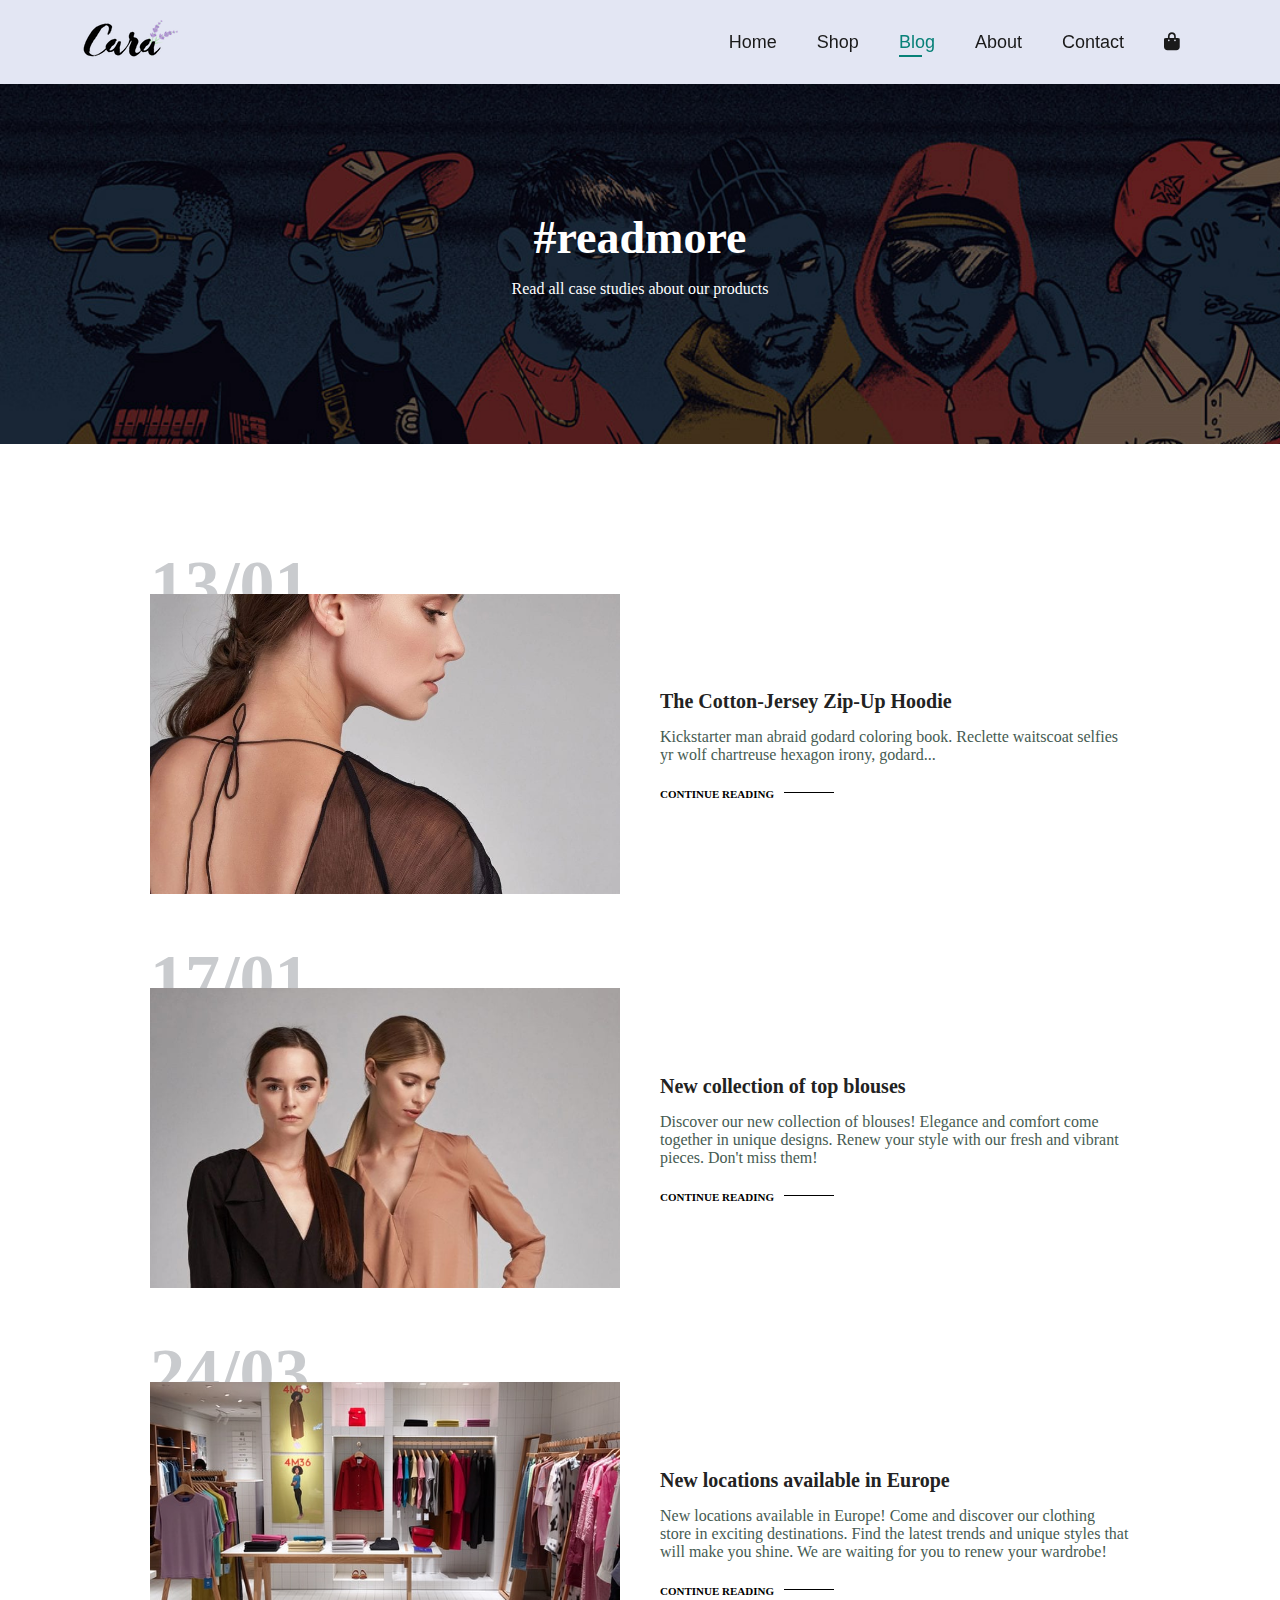
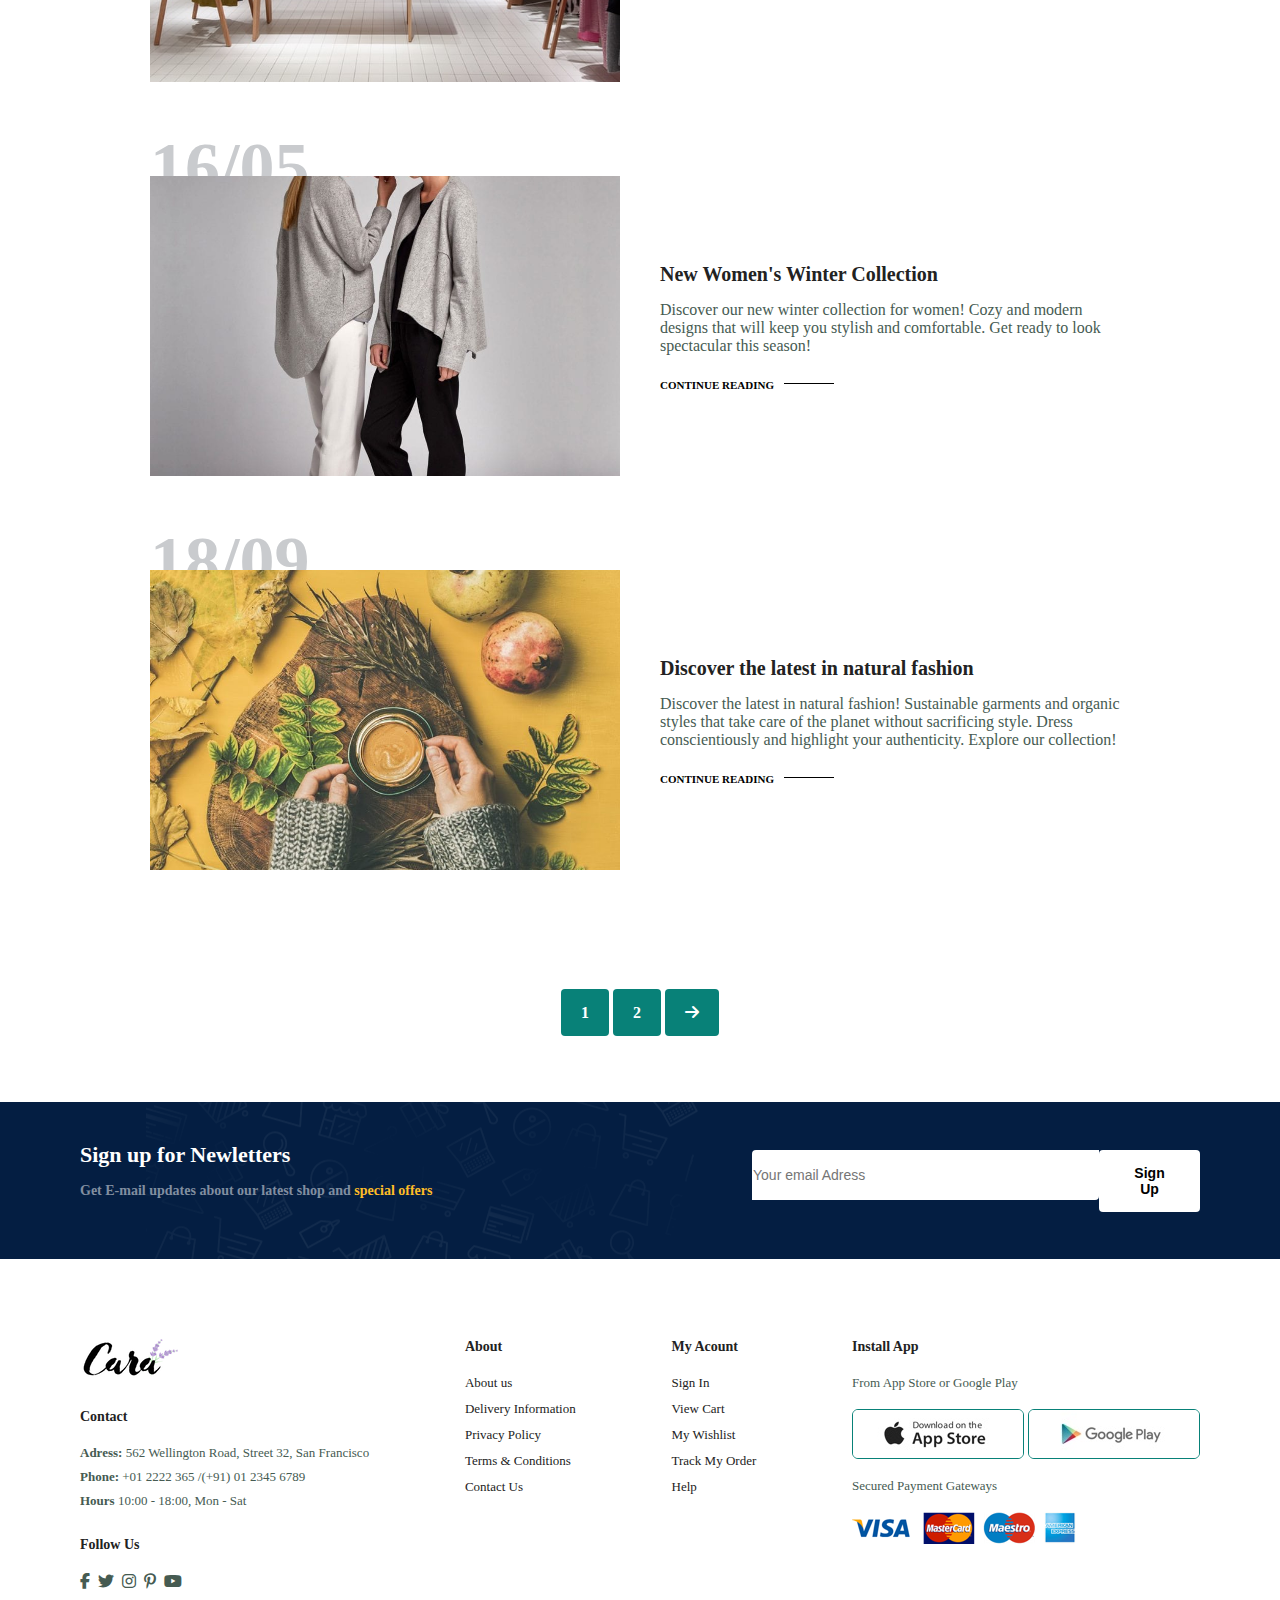
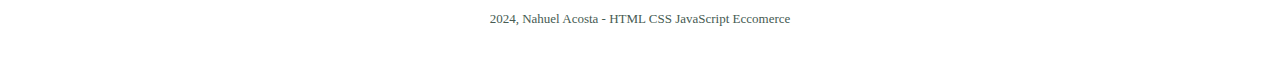
<file: Proyecto Teclab/blog.html>
<!DOCTYPE html>
<html>
<head>
    <title>Eccomerce Teclab</title>
    <link rel="stylesheet" href="style.css">
    <link rel="stylesheet" href="https://cdnjs.cloudflare.com/ajax/libs/font-awesome/6.6.0/css/all.min.css">
</head>
<body>
    <section id="header">
        <a href="#"><img src="imagenes/logo.png" class="logo"></a>
        <div>
            <ul id="navbar">
                <li><a href="index.html">Home</a></li>
                <li><a href="shop.html">Shop</a></li>
                <li><a class="active" href="blog.html">Blog</a></li>
                <li><a href="about.html">About</a></li>
                <li><a href="contact.html">Contact</a></li>
                <li><a href="cart.html"><i class="fa-solid fa-bag-shopping"></i></a>
            </ul>
    </div>
</section>

<section id="page-header" class="blog-header">
    <h2>#readmore</h2>
    <p>Read all case studies about our products</p>
</section>

<section id="blog">
    <div class="blog-box">
        <div class="blog-img">
            <img src="imagenes/blog imagen 2.jpg" alt="">
        </div>
        <div class="blog-details">
            <h4>The Cotton-Jersey Zip-Up Hoodie</h4>
            <p>Kickstarter man abraid godard coloring book. Reclette waitscoat selfies yr
                wolf chartreuse hexagon irony, godard...
            </p>
            <a href="#">CONTINUE READING</a>
        </div>
        <h1>13/01</h1>
    </div>
    <div class="blog-box">
        <div class="blog-img">
            <img src="imagenes/blog imagen 3.jpg" alt="">
        </div>
        <div class="blog-details">
            <h4>New collection of top blouses</h4>
            <p>Discover our new collection of blouses! Elegance and comfort come together in unique designs.
                 Renew your style with our fresh and vibrant pieces. Don't miss them!
            </p>
            <a href="#">CONTINUE READING</a>
        </div>
        <h1>17/01</h1>
    </div>
    <div class="blog-box">
        <div class="blog-img">
            <img src="imagenes/blog imagen 4.jpg" alt="">
        </div>
        <div class="blog-details">
            <h4>New locations available in Europe</h4>
            <p>New locations available in Europe! Come and discover our clothing store in exciting destinations.
                 Find the latest trends and unique styles that will make you shine. We are waiting for you to renew your wardrobe!
            </p>
            <a href="#">CONTINUE READING</a>
        </div>
        <h1>24/03</h1>
    </div>
    <div class="blog-box">
        <div class="blog-img">
            <img src="imagenes/blog imagen 5.jpg" alt="">
        </div>
        <div class="blog-details">
            <h4>New Women's Winter Collection</h4>
            <p>Discover our new winter collection for women! Cozy and modern designs that will keep you stylish and comfortable.
                 Get ready to look spectacular this season!
            </p>
            <a href="#">CONTINUE READING</a>
        </div>
        <h1>16/05</h1>
    </div>
    <div class="blog-box">
        <div class="blog-img">
            <img src="imagenes/blog imagen 6.jpg" alt="">
        </div>
        <div class="blog-details">
            <h4>Discover the latest in natural fashion</h4>
            <p>Discover the latest in natural fashion! Sustainable garments and organic styles that take care of the planet without sacrificing style.
                 Dress conscientiously and highlight your authenticity. Explore our collection!
            </p>
            <a href="#">CONTINUE READING</a>
        </div>
        <h1>18/09</h1>
    </div>
</section>


<section id="pagination" class="section-01">
<a href="#">1</a>
<a href="#">2</a>
<a href="#"><i class="fa-solid fa-arrow-right"></i></a>

</section>


<section id="newletter" class="section-01 section-02">
    <div class="newstext">
        <h4>Sign up for Newletters</h4>
        <p>Get E-mail updates about our latest shop and <span>special offers</span></p>
    </div>
    <div class="form">
    <input type="text" placeholder="Your email Adress">
    <button class="normal">Sign Up</button>
    </div>
</section>

<footer class="section-01">
<div class="col">
<img class="logo" src="imagenes/logo.png" alt="">
<h4>Contact</h4>
<p><strong>Adress:</strong> 562 Wellington Road, Street 32, San Francisco</p>
<p><strong>Phone:</strong> +01 2222 365 /(+91) 01 2345 6789</p>
<p><strong>Hours</strong> 10:00 - 18:00, Mon - Sat</p>
<div class="follow">
    <h4>Follow Us</h4>
    <div class="Icon">
        <i class="fab fa-facebook-f"></i>
        <i class="fab fa-twitter"></i>
        <i class="fab fa-instagram"></i>
        <i class="fab fa-pinterest-p"></i>
        <i class="fab fa-youtube"></i>
        </div>
    </div>
</div>

<div class="col">
    <h4>About</h4>
    <a href="#">About us</a>
    <a href="#">Delivery Information</a>
    <a href="#">Privacy Policy</a>
    <a href="#">Terms & Conditions</a>
    <a href="#">Contact Us</a>
</div>

<div class="col">
    <h4>My Acount</h4>
    <a href="#">Sign In</a>
    <a href="#">View Cart</a>
    <a href="#">My Wishlist</a>
    <a href="#">Track My Order</a>
    <a href="#">Help</a>
</div>

<div class="col install">
    <h4>Install App</h4>
    <p>From App Store or Google Play</p>
    <div class="row">
        <img src="imagenes/Pago 1.jpg" alt="">
        <img src="imagenes/pago 2.jpg" alt="">
    </div>
    <p>Secured Payment Gateways</p>
    <img src="imagenes/pago 3.png" alt="">
</div>

<div class="copyright">
    <p>2024, Nahuel Acosta - HTML CSS JavaScript Eccomerce </p>
</div>
</footer>
</body>
</html>
</file>
<file: Proyecto Teclab/style.css>
* { 
  padding: 0;
  margin: 0;
  box-sizing: border-box;
}


h1 {
  font-size: 50px;
  line-height: 64px;
  color: #222;
}

h2 {
  font-size: 46px;
  line-height: 54px;
  color: #222;
}

h4 {
  font-size: 20px;
  color: #222;
}

h6 {
  font-weight: 700;
  font-size: 12px;
}

p {
  font-size: 16px;
  color: #465b52;
  margin: 15px  0 20px 0;
}

#header {
   display: flex;
  align-items: center;
  justify-content: space-between;
  padding: 20px 80px;
  background: #e3e6f3;
  box-shadow: 0px 5px 15px rgb(0, 0, 0, 0.06);
  z-index: 999;
  position: sticky;
  top: 0;
  left: 0;
}
body {
  margin: 0px;
}

#navbar {
  display: flex;
  align-items: center;
  justify-content: center;
}

#navbar li {
  list-style: none;
  padding: 0px 20px;
  position: relative;
}

#navbar li a {
  text-decoration: none;
  font-size: 18px;
  font-weight: 260;
  color: #1a1a1a;
  font-family: sans-serif;
  transition: 0.3s ease;
}

#navbar li a:hover,
#navbar li a.active {
  color: #088178;
}

#navbar li a.active::after, 
#navbar li a:hover::after {
content: "";
width: 30%;
height: 2px;
background: #088178;
position: absolute;
bottom: -4px;
left: 20px;
}

#hero {
  background-image: url(imagenes/hero4.png);
  height: 90vh;
  width: 100%;
  background-position: top 25% right 0;
  background-size: cover;
  padding: 0 80px;
  display: flex;
  justify-content: center;
  align-items: flex-start;
  flex-direction: column;
}

#hero h1, #hero h2, #hero h4, #hero p {
  margin: 0; }

#hero h4 {
  padding-bottom: 15px;
}

#hero h1 {
  color: #088178;
}

#hero button {
  background-image: url(imagenes/button.png);
  background-color: transparent;
  color: #088178;
  border: 0;
  padding: 14px 80px 14px 65px;
  background-repeat: no-repeat;
  cursor: pointer;
  font-weight: 700;
  font-size: 15px;
}

.section-01 {
  padding: 40px 80px;
}

.section-02 {
  margin: 40px 0;
}


button.normal {
font-size: 14px;
font-weight: 600;
padding: 15px 30px;
color: #000;
background-color: #fff;
border-radius: 4px;
cursor: pointer;
border: none;
outline: none;
transition: 0.2s;
}

button.white {
  font-size: 13px;
  font-weight: 600;
  padding: 11px 18px;
  color: #fff;
  background-color: transparent;
  border-radius: 4px;
  cursor: pointer;
  border: 1px solid #fff;
  outline: none;
  transition: 0.2s;
  }


#feature {
  display: flex;
  align-items: center;
  justify-content: space-between;
  flex-wrap: wrap;
}


#feature .fe-box {
  width: 180px;
  text-align: center;
  padding: 25px 15px;
  box-shadow: 20px 20px 34px rgb(0, 0, 0, 0.03);
  border: 1px solid #cce7d0;
  border-radius: 4px;
  margin: 15px 0px;
}

#feature .fe-box:hover {
  box-shadow: 10px 10px 54px rgb(70, 62, 221, 0.1);
}


#feature .fe-box img {
  width: 100%;
  margin-bottom: 10px;
}


#feature .fe-box h6 {
  display: inline-block;
  padding: 9px 8px 6px 8px;
  line-height: 1;
  border-radius: 4px;
  color: #088178;
  background-color: #fddde4;
}

#feature .fe-box:nth-child(2) h6 {
  background-color: #cdebbc;
}

#feature .fe-box:nth-child(3) h6 {
  background-color: #d1e8f2;
}

#feature .fe-box:nth-child(4) h6 {
  background-color: #cdd4f8;
}

#feature .fe-box:nth-child(5) h6 {
  background-color: #f6dbf6;
}

#feature .fe-box:nth-child(6) h6 {
  background-color: #fff2e5;
}




#product1 .pro-container {
  display: flex;
  justify-content: space-between;
  padding: 20px;
  flex-wrap: wrap;
}



#product1 {
  text-align: center;
}

#product1 .pro {
  width: 23%;
  min-width: 250px;
  padding: 10px 12px;
  border: 1px solid #cce7d0;
  border-radius: 25px;
  cursor: pointer;
  box-shadow: 20px 20px 30px rgb(0, 0, 0, 0.02);
  margin: 15px 0px;
  transition: 0.2s ease;
  position: relative;
}

#product1 .pro img {
  width: 100%;
  border-radius: 20px;
}

#product1 .pro:hover {
  box-shadow: 20px 20px 30px rgb(0, 0, 0, 0.06);
}

#product1 .pro .description {
  text-align: start;
  padding: 10px 0
  ;
}

#product1 .pro .description span {
  color: #606063;
  font-size: 12px;
}

#product1 .pro .description h5 {
  padding-top: 7px;
  color: #1a1a1a;
  font-size: 14px;
}

#product1 .pro .description h4 {
  padding-top: 7px;
  font-size: 15px;
  font-weight: 700;
  color: #088178;
}

#product1 .pro i {
  width: 40px;
  height: 40px;
  line-height: 40px;
  border-radius: 50px;
  background-color: #e8f6ea;
  font-weight: 500;
  color: #088178;
  border: 1px solid #cce7d0;
  position: absolute;
  bottom: 20px;
  right: 10px;
}


#banner {
  display: flex;
  flex-direction: column;
  justify-content: center;
  align-items: center;
  text-align: center;
  background-image: url(imagenes/Banner.jpg);
  width: 100%;
  height: 40vh;
  background-size: cover;
  background-position: center;
}

#banner h4 {
  color: #fff;
  font-size: 16px;
}

#banner h2 {
  color: #fff;
  font-size: 30px;
  padding: 10px 0px;
}

#banner h2 span {
  color: #ef3636;
}

#banner button:hover {
  background: #088178;
  color: #fff;
}

#sm-banner .banner-box{
  display: flex;
  flex-direction: column;
  justify-content: center;
  align-items: flex-start;
  background-image: url(imagenes/banner\ 2.jpg);
  min-width: 580px;
  height: 50vh;
  background-size: cover;
  background-position: center;
  padding: 30px;
}

#sm-banner {
  display: flex;
  justify-content: space-around;
  flex: wrap;
}

#sm-banner .banner-box2 {
  background-image: url(imagenes/banner\ 3.jpg);
}

#sm-banner h4 {
  color: #fff;
  font-size: 20px;
  font-weight: 300;
}

#sm-banner h2 {
  color: #fff;
  font-size: 28px;
  font-weight: 800;
}

#sm-banner span {
  color: #fff;
  font-size: 14px;
  font-weight: 500;
  padding-bottom: 15px;
}

#sm-banner .banner-box:hover button{
  background-color: #088178;
border: 1px solid #088178;
}

#banner3 {
  display: flex;
  justify-content: space-between;
  flex-wrap: wrap;
  padding: 0 80px;
}


#banner3 .banner-box {
  display: flex;
  flex-direction: column;
  justify-content: center;
  align-items: flex-start;
  background-image: url(imagenes/banne4.jpg);
  min-width: 30%;
  height: 30vh;
  background-size: cover;
  background-position: center;
  padding: 20px;
  margin-bottom: 20px;
}

#banner3 .banner-box2 {
  background-image: url(imagenes/banner\ 4.jpg);
}

#banner3 .banner-box3 {
  background-image: url(imagenes/banner\ 5.jpg);
}

#banner3 h2 {
  color: #fff;
  font-weight: 900;
  font-size: 22px;
}

#banner3 h3 {
  color: #ec544e;
  font-weight: 800;
  font-size: 15px;
}

#newletter {
  display: flex;
  justify-content: space-between;
  flex-wrap: wrap;
  align-items: center;
  background-image: url(imagenes/banner\ 8.png);
  background-repeat: no-repeat;
  background-position: 20% 30%;
  background-color: #041e42;
}

#newletter h4 {
  font-size: 22px;
  font-weight: 700;
  color: #fff;
}

#newletter p {
  font-size: 14px;
  font-weight: 600;
  color: #818ea0;
}

#newletter p span {
  color: #ffbd27;
}

#newletter .form {
  display: flex;
  width: 40%;
}

#newletter input {
  height: 3.125rem;
  padding: 0 1,25em;
  font-size: 14px;
  width: 100%;
  border: 1px solid transparent;
  border-radius: 4px;
  outline: none;
  border-top-right-radius: 0;
  border-bottom-left-radius: 0;
}

#newletter buttom {
background-color: #088178;
color: #fff;
white-space: nowrap;
border-top-left-radius: 0;
  border-bottom-right-radius: 0;
}

footer {
  display: flex;
  flex-wrap: wrap;
  justify-content: space-between;
}

footer .col {
  display: flex;
  flex-direction: column;
  align-items: flex-start;
  margin-bottom: 20px;
}

footer .logo {
  margin-bottom: 30px;
}

footer h4 {
  font-size: 14px;
  padding-bottom: 20px;
}

footer p {
  font-size: 13px;
 margin: 0 0 8px 0;
}

footer a {
  font-size: 13px;
  text-decoration: none;
  color: #222;
  margin-bottom: 10px;
}

footer .follow {
  margin-top: 20px;
}

footer .follow i {
  color: #465b52;
  padding-right: 4px;
  cursor: pointer;
}

footer .install .row img {
  border: 1px solid #088178;
  border-radius: 6px;
}

footer .install img {
  margin: 10px 0 15px 0;
}

footer .follow:hover,
footer a:hover {
  color: #088178;
}

footer .copyright {
  width: 100%;
  text-align: center;
}

@media (max-width:799px) {
  #navbar {
    display: flex;
    flex-direction: column;
    align-items: flex-start;
    justify-content: flex-start;
    top: 0;
    right: -300px;
    height: 100vh;
    width: 300px;
    background-color: #e3e6f3;
    box-shadow: 0 40px 60px rgb(0, 0, 0, 0.1);
    padding: 80px 0 0 10px;
    z-index: 1000;
  
  }
}

#page-header {
  background-image: url(imagenes/banner\ shop.jpg);
  width: 100%;
  height: 40vh;
  background-size: cover;
  display: flex;
  justify-content: center;
  text-align: center;
  flex-direction: column;
  padding: 14px;
}

#page-header h2, 
#page-header p {
  color: #fff;
}

#pagination {
  text-align: center;
}

#pagination a {
  text-decoration: none;
  background-color: #088178;
  padding: 15px 20px;
  border-radius: 4px;
  color: #fff;
  font-weight: 600;
}

#pagination a i {
  font-size: 16px;
  font-weight: 600;
}

#prodetails {
  display: flex;
  margin-top: 20px;
}


#prodetails .single-pro-image{
width: 40%;
margin-right: 50px; }

.small-img-group {
  display: flex;
  justify-content: space-between;
}

.small-img-col {
  flex-basis: 24%;
  cursor: pointer;
}

#prodetails .single-pro-details {
  width: 50%;
  padding-top: 30px;
}

#prodetails .single-pro-details h4 {
  padding: 40px 0 20px 0;
}

#prodetails .single-pro-details h2 {
  font-size: 26px;
}

#prodetails .single-pro-details select {
  display: block;
  padding: 5px 10px;
  margin-bottom: 10px;
}

#prodetails .single-pro-details input {
  width: 50px;
  height: 47px;
  padding-left: 10px;
  font-size: 16px;
  margin-right: 10px;
}

#prodetails .single-pro-details input:focus {
  outline: none;
}

#prodetails .single-pro-details button {
  background-color: #088178;
  color: #fff;
}

#prodetails .single-pro-details span {
  line-height: 25px;
}

#page-header .blog-header {
  background-image: url(imagenes/blog1.jpg);
}

#blog {
  padding: 150px 150px 0 150px;
}

#blog .blog-box {
  display: flex;
  align-items: center;
  width: 100%;
  position: relative;
  padding-bottom: 90px;
}

#blog .blog-img {
  width: 50%;
  margin-right: 40px;
}

#blog img {
  width: 100%;
  height: 300px;
  object-fit: cover;
}

#blog .blog-details {
  width: 50%;
}

#blog .blog-details a {
  text-decoration: none;
  font-size: 11px;
  color: #000;
  font-weight: 700;
  position: relative;
  transition: 0.3s;
}

#blog .blog-details a::after {
  content: "";
  width: 50px;
  height: 1px;
  background-color: #000;
  position: absolute;
  top: 4px;
  right: -60px;
}

#blog .blog-details a:hover {
  color: #088178;
}

#blog .blog-details a:hover::after {
  background-color: #088178;
}

#blog .blog-box h1 {
  position: absolute;
  top: -40px;
  left: 0;
  font-size: 70px;
  font-weight: 700;
  color: #c9cbce;
  z-index: -9;
}

#page-header .about-header {
  background-image: url(imagenes/banner\ about.png);
}

#about-header {
  display: flex;
  align-items: center;
}


#about-header img {
  width: 50%;
  height: auto;
}

#about-header div {
  padding-left: 40px;
}

#about-app {
  text-align: center;
}

#about-app .video {
  width: 70%;
  height: 100%;
  margin: 30px auto 0 auto;
}

#about-app .video video {
  width: 100%;
  height: 100%;
  border-radius: 20px;
}
</file>
